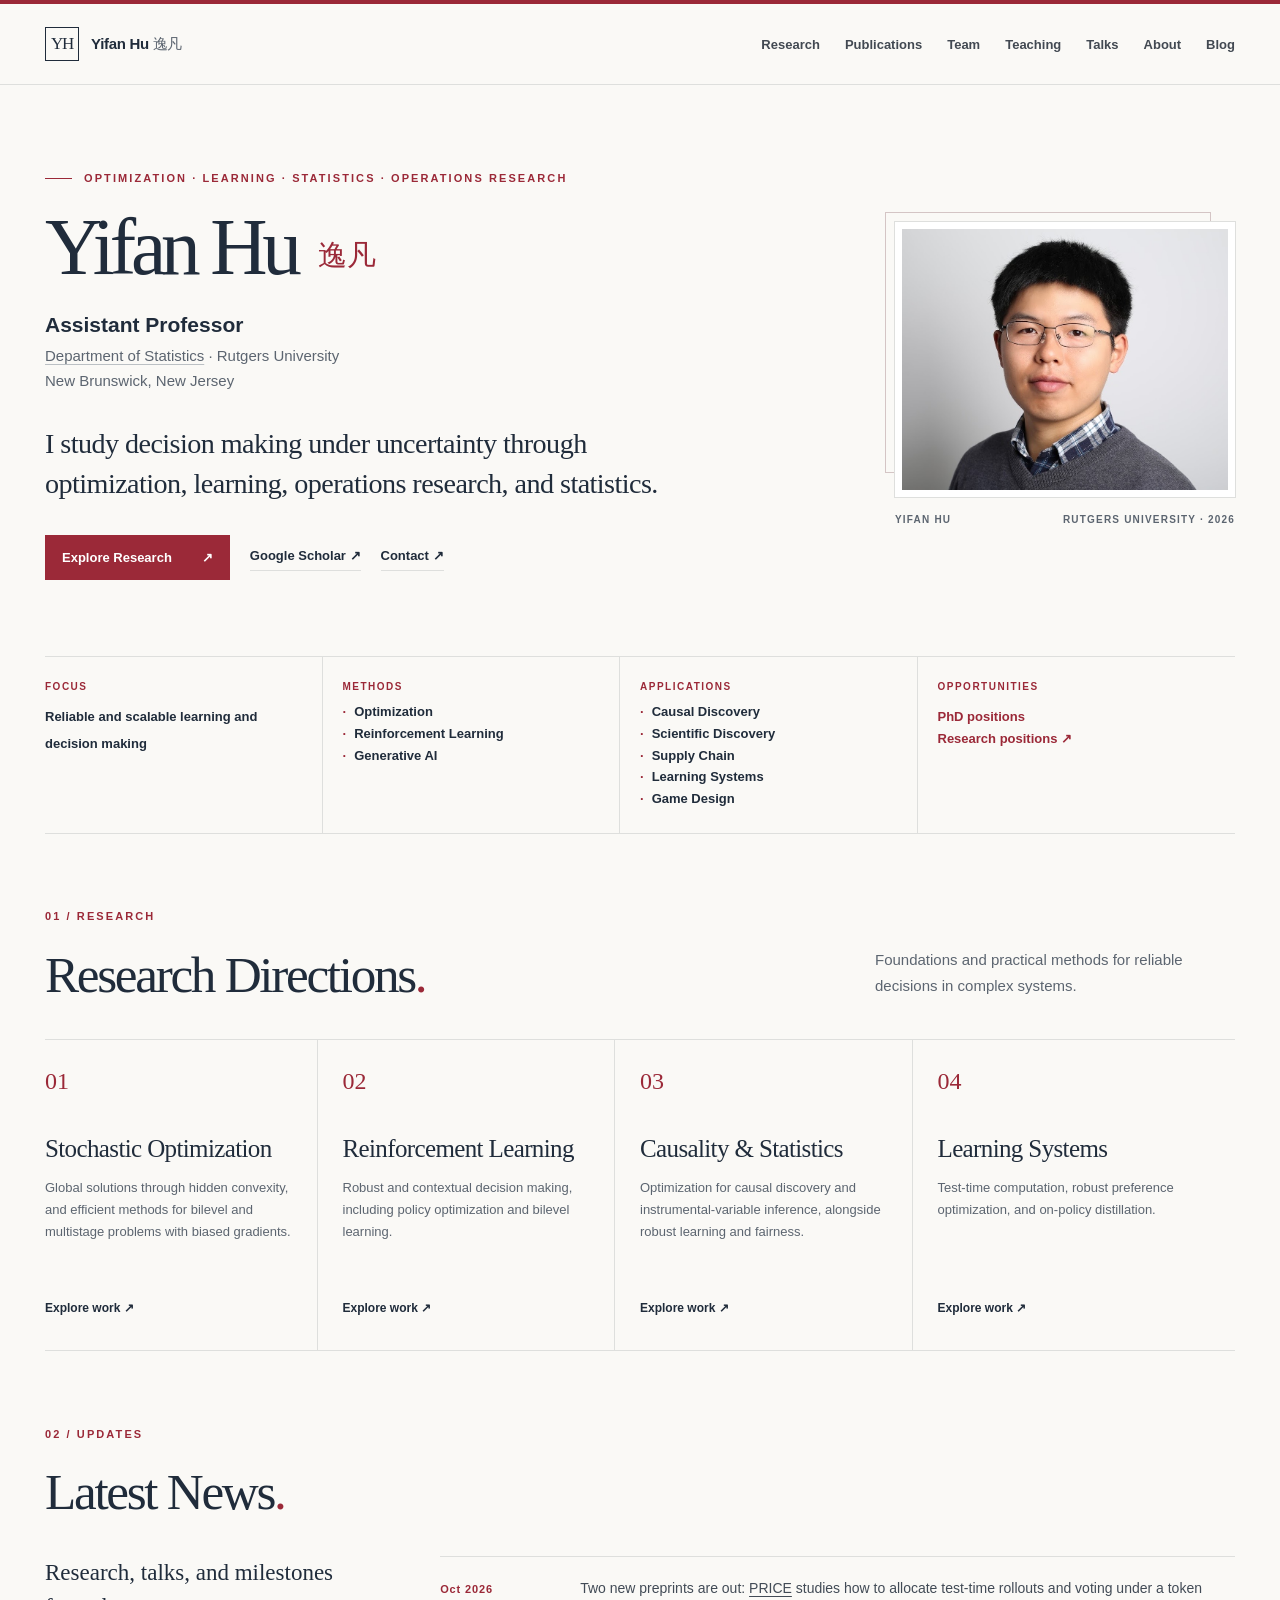
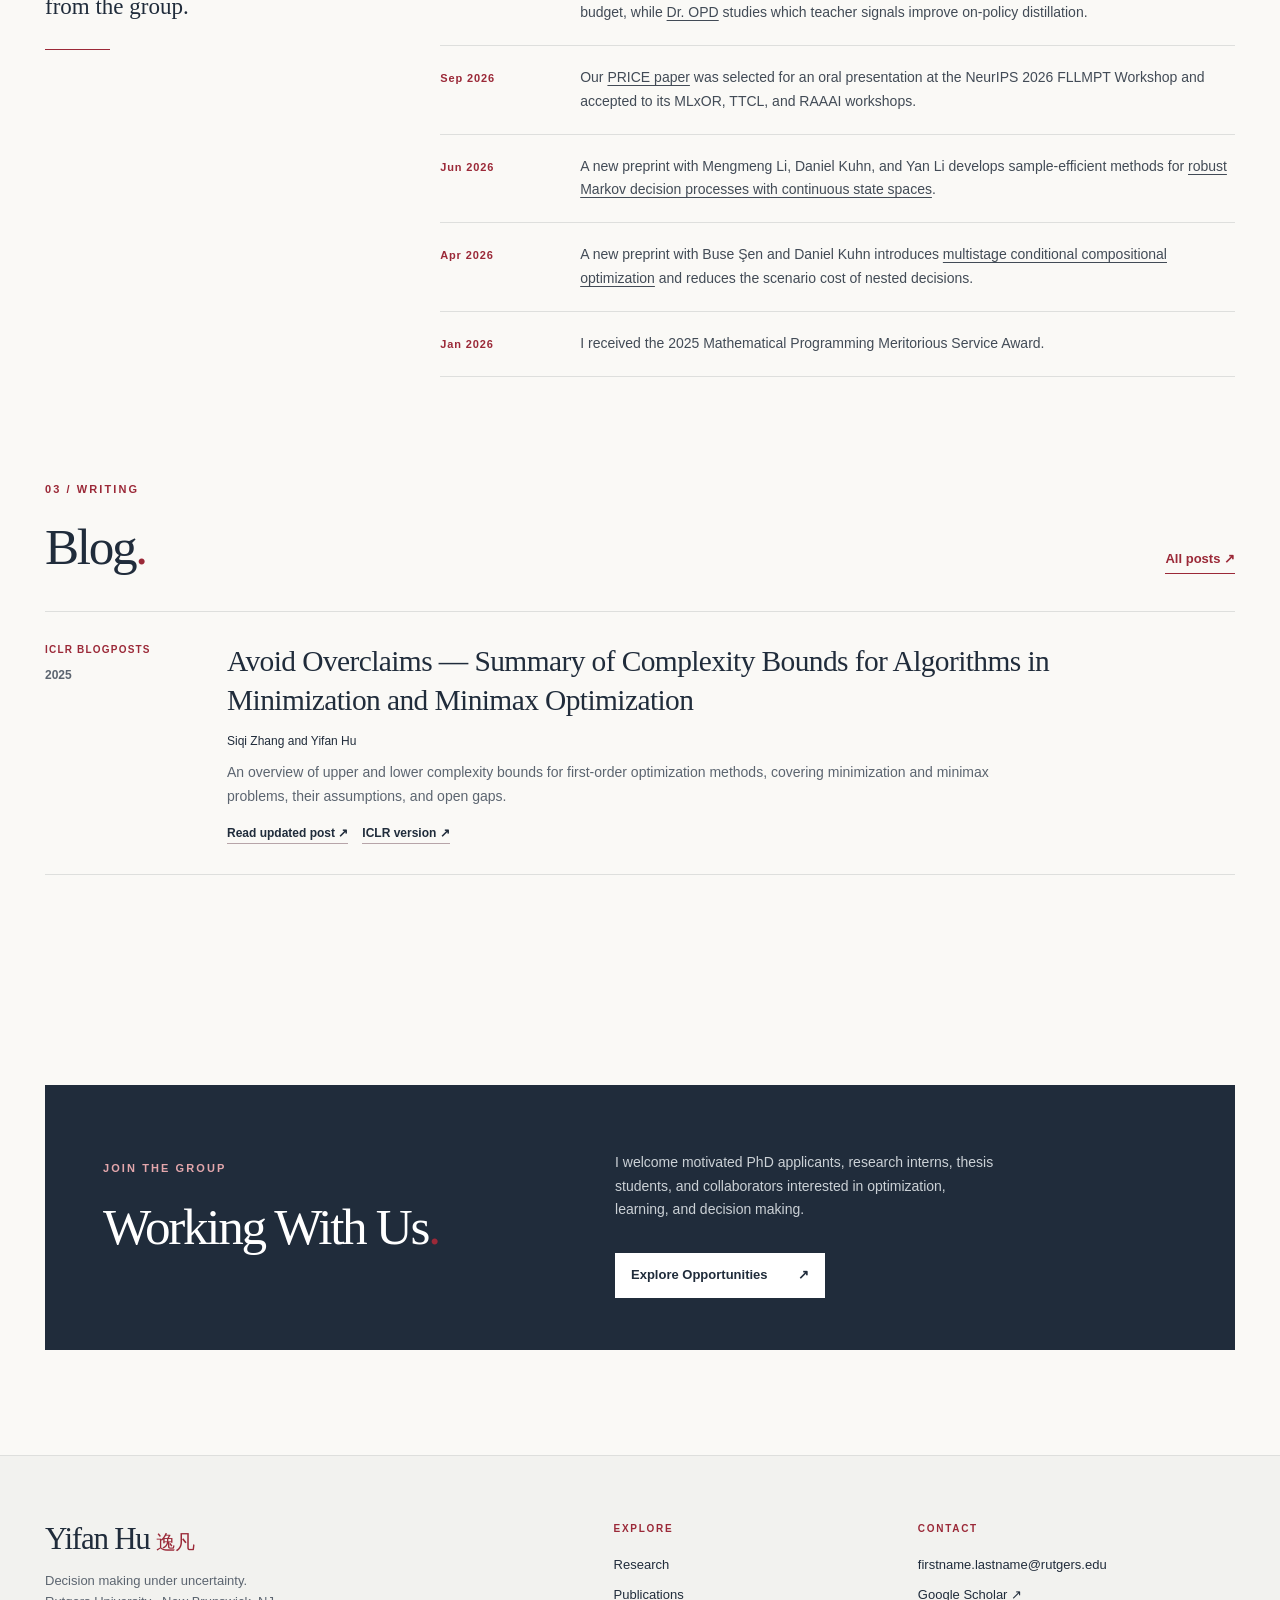
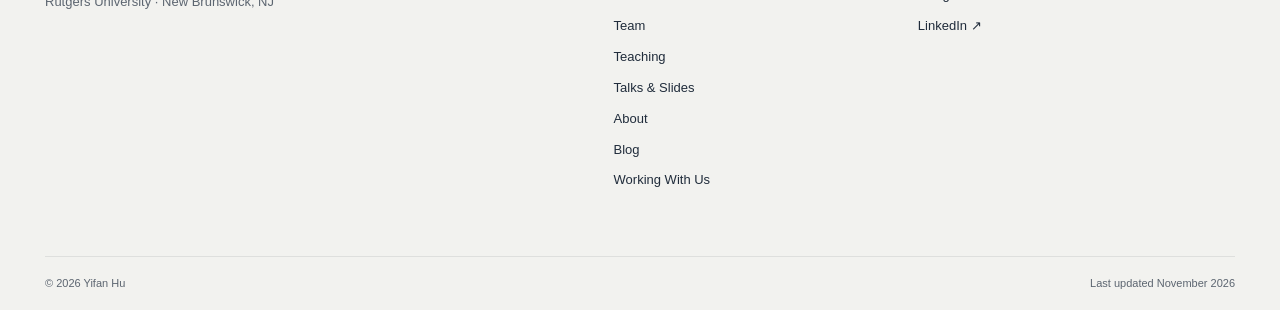
<file: docs/index.html>
<!doctype html>
<html lang="en">
<head>
  <meta charset="utf-8">
  <meta name="viewport" content="width=device-width, initial-scale=1">
  <meta name="theme-color" content="#faf9f6">
  <meta name="description" content="Yifan Hu is an assistant professor at Rutgers University researching optimization, learning, operations research, and statistics.">
  <title>Yifan Hu | Rutgers University</title>
  <link rel="icon" href="assets/favicon.svg" type="image/svg+xml">
  <link rel="preload" href="assets/yifan-hu.jpg" as="image">
  <link rel="stylesheet" href="styles.css?v=20261114">
  <script src="script.js" defer></script>
</head>
<body>
  <a class="skip-link" href="#main">Skip to content</a>
  <header class="site-header"><div class="shell header-inner"><a class="brand" href="index.html" aria-label="Yifan Hu, home"><span class="brand-mark">YH</span><span>Yifan Hu <span class="brand-chinese" lang="zh">逸凡</span></span></a><button class="menu-toggle" type="button" aria-expanded="false" aria-controls="site-nav">Menu <span aria-hidden="true">☰</span></button><nav class="site-nav" id="site-nav" aria-label="Main navigation"><a href="research.html">Research</a><a href="publications.html">Publications</a><a href="people.html">Team</a><a href="teaching.html">Teaching</a><a href="talks.html">Talks</a><a href="about.html">About</a><a href="blog.html">Blog</a></nav></div></header>

  <main id="main">
    <section class="hero shell" aria-labelledby="hero-title">
      <div class="hero-copy">
        <p class="eyebrow"><span class="eyebrow-line"></span> OPTIMIZATION · LEARNING · STATISTICS · OPERATIONS RESEARCH</p>
        <h1 id="hero-title">Yifan Hu <span lang="zh">逸凡</span></h1>
        <p class="hero-role">Assistant Professor</p>
        <p class="hero-affiliation"><a href="https://statistics.rutgers.edu/">Department of Statistics</a> · Rutgers University<br>New Brunswick, New Jersey</p>
        <p class="hero-lead">I study decision making under uncertainty through optimization, learning, operations research, and statistics.</p>
        <div class="hero-actions">
          <a class="button button-primary" href="research.html">Explore Research <span aria-hidden="true">↗</span></a>
          <a class="text-link" href="https://scholar.google.com/citations?hl=en&amp;user=rO2s0EEAAAAJ">Google Scholar <span aria-hidden="true">↗</span></a>
          <a class="text-link" href="working-with-us.html#contact">Contact <span aria-hidden="true">↗</span></a>
        </div>
      </div>
      <div class="hero-visual">
        <div class="portrait-frame"><img src="assets/yifan-hu.jpg" alt="Portrait of Yifan Hu" width="923" height="713"></div>
        <div class="portrait-caption"><span>YIFAN HU</span><span>RUTGERS UNIVERSITY · 2026</span></div>
      </div>
    </section>

    <div class="shell"><div class="profile-strip" aria-label="Academic profile">
      <div><span class="strip-label">Focus</span><strong>Reliable and scalable learning and decision making</strong></div>
      <div><span class="strip-label">Methods</span><ul class="strip-list"><li>Optimization</li><li>Reinforcement Learning</li><li>Generative AI</li></ul></div>
      <div><span class="strip-label">Applications</span><ul class="strip-list"><li>Causal Discovery</li><li>Scientific Discovery</li><li>Supply Chain</li><li>Learning Systems</li><li>Game Design</li></ul></div>
      <div><span class="strip-label">Opportunities</span><a class="strip-opportunities" href="working-with-us.html"><span>PhD positions</span><span>Research positions <span aria-hidden="true">↗</span></span></a></div>
    </div></div>

    <section class="section shell" id="research" aria-labelledby="research-title">
      <div class="section-heading"><div><p class="eyebrow">01 / RESEARCH</p><h2 id="research-title">Research Directions<span class="period">.</span></h2></div><p>Foundations and practical methods for reliable decisions in complex systems.</p></div>
      <div class="research-grid">
        <article class="research-card"><span class="card-number">01</span><h3>Stochastic Optimization</h3><p>Global solutions through hidden convexity, and efficient methods for bilevel and multistage problems with biased gradients.</p><a href="research.html#optimization">Explore work <span aria-hidden="true">↗</span></a></article>
        <article class="research-card"><span class="card-number">02</span><h3>Reinforcement Learning</h3><p>Robust and contextual decision making, including policy optimization and bilevel learning.</p><a href="research.html#reinforcement-learning">Explore work <span aria-hidden="true">↗</span></a></article>
        <article class="research-card"><span class="card-number">03</span><h3>Causality &amp; Statistics</h3><p>Optimization for causal discovery and instrumental-variable inference, alongside robust learning and fairness.</p><a href="research.html#causality">Explore work <span aria-hidden="true">↗</span></a></article>
        <article class="research-card"><span class="card-number">04</span><h3>Learning Systems</h3><p>Test-time computation, robust preference optimization, and on-policy distillation.</p><a href="research.html#learning-systems">Explore work <span aria-hidden="true">↗</span></a></article>
      </div>
    </section>

    <section class="section shell" id="news" aria-labelledby="news-title">
      <div class="section-heading"><div><p class="eyebrow">02 / UPDATES</p><h2 id="news-title">Latest News<span class="period">.</span></h2></div></div>
      <div class="news-layout"><div class="news-intro"><p>Research, talks, and milestones from the group.</p><span class="small-rule"></span></div><ol class="news-list">
        <li><time datetime="2026-10">Oct 2026</time><p>Two new preprints are out: <a href="https://optimization-online.org/wp-content/uploads/2026/10/PRICE-arXiv-Version.pdf">PRICE</a> studies how to allocate test-time rollouts and voting under a token budget, while <a href="https://arxiv.org/abs/2609.38025">Dr. OPD</a> studies which teacher signals improve on-policy distillation.</p></li>
        <li><time datetime="2026-09">Sep 2026</time><p>Our <a href="https://optimization-online.org/wp-content/uploads/2026/10/PRICE-arXiv-Version.pdf">PRICE paper</a> was selected for an oral presentation at the NeurIPS 2026 FLLMPT Workshop and accepted to its MLxOR, TTCL, and RAAAI workshops.</p></li>
        <li><time datetime="2026-06">Jun 2026</time><p>A new preprint with Mengmeng Li, Daniel Kuhn, and Yan Li develops sample-efficient methods for <a href="https://arxiv.org/abs/2605.28706">robust Markov decision processes with continuous state spaces</a>.</p></li>
        <li><time datetime="2026-04">Apr 2026</time><p>A new preprint with Buse Şen and Daniel Kuhn introduces <a href="https://arxiv.org/abs/2604.14075">multistage conditional compositional optimization</a> and reduces the scenario cost of nested decisions.</p></li>
        <li><time datetime="2026-01">Jan 2026</time><p>I received the 2025 Mathematical Programming Meritorious Service Award.</p></li>
      </ol></div>
    </section>

    <section class="section shell" id="blog" aria-labelledby="blog-title">
      <div class="section-heading"><div><p class="eyebrow">03 / WRITING</p><h2 id="blog-title">Blog<span class="period">.</span></h2></div><a class="section-link" href="blog.html">All posts ↗</a></div>
      <div class="blog-list"><article class="blog-card">
  <div class="blog-meta"><span>ICLR BLOGPOSTS</span><time datetime="2025">2025</time></div>
  <div><h3><a href="https://opt-eng-ana.github.io/blog/2025/opt-summary/">Avoid Overclaims — Summary of Complexity Bounds for Algorithms in Minimization and Minimax Optimization</a></h3>
  <p class="blog-authors">Siqi Zhang and Yifan Hu</p>
  <p>An overview of upper and lower complexity bounds for first-order optimization methods, covering minimization and minimax problems, their assumptions, and open gaps.</p>
  <div class="pub-links"><a href="https://opt-eng-ana.github.io/blog/2025/opt-summary/">Read updated post ↗</a><a href="https://d2jud02ci9yv69.cloudfront.net/2025-04-28-opt-summary-185/blog/opt-summary/">ICLR version ↗</a></div></div>
</article></div>
    </section>

    <section class="section shell" id="join" aria-labelledby="join-title"><div class="join-panel join-panel-brief"><div><p class="eyebrow">JOIN THE GROUP</p><h2 id="join-title">Working With Us<span class="period">.</span></h2></div><div><p>I welcome motivated PhD applicants, research interns, thesis students, and collaborators interested in optimization, learning, and decision making.</p><a class="button button-light" href="working-with-us.html">Explore Opportunities <span aria-hidden="true">↗</span></a></div></div></section>
  </main>

  <footer class="site-footer"><div class="shell footer-grid"><div><a class="footer-name" href="index.html">Yifan Hu <span lang="zh">逸凡</span></a><p>Decision making under uncertainty.<br>Rutgers University · New Brunswick, NJ</p></div><div><span class="footer-label">EXPLORE</span><a href="research.html">Research</a><a href="publications.html">Publications</a><a href="people.html">Team</a><a href="teaching.html">Teaching</a><a href="talks.html">Talks &amp; Slides</a><a href="about.html">About</a><a href="blog.html">Blog</a><a href="working-with-us.html">Working With Us</a></div><div><span class="footer-label">CONTACT</span><span class="footer-email">firstname.lastname@rutgers.edu</span><a href="https://scholar.google.com/citations?hl=en&amp;user=rO2s0EEAAAAJ">Google Scholar ↗</a><a href="https://www.linkedin.com/in/yifanhu9/">LinkedIn ↗</a></div></div><div class="shell footer-bottom"><span>© 2026 Yifan Hu</span><span>Last updated November 2026</span></div></footer>
</body>
</html>
</file>
<file: docs/styles.css>
:root{--paper:#faf9f6;--white:#fff;--ink:#202c3b;--muted:#5c6570;--red:#9b2938;--red-dark:#782332;--line:#dedfdd;--tint:#f2f3f3;--serif:Georgia,"Times New Roman",serif;--sans:Inter,"Segoe UI",Arial,sans-serif;--max:1190px}
[id]{scroll-margin-top:105px}
*{box-sizing:border-box}html{scroll-behavior:smooth}body{margin:0;background:var(--paper);color:var(--ink);font-family:var(--sans);font-size:16px;line-height:1.68;-webkit-font-smoothing:antialiased}a{color:inherit;text-decoration-thickness:1px;text-underline-offset:3px}a:hover{color:var(--red)}img{max-width:100%;display:block}button{font:inherit}.shell{width:min(var(--max),calc(100% - 64px));margin-inline:auto}.skip-link{position:absolute;left:18px;top:-100px;background:var(--ink);color:white;padding:10px 16px;z-index:100}.skip-link:focus{top:10px}.site-header{border-top:4px solid var(--red);border-bottom:1px solid var(--line);background:rgba(250,249,246,.96);position:sticky;top:0;z-index:50;backdrop-filter:blur(14px)}.header-inner{min-height:80px;display:flex;align-items:center;justify-content:space-between;gap:28px}.brand{display:flex;align-items:center;gap:12px;font-weight:700;text-decoration:none;white-space:nowrap;font-size:15px;letter-spacing:-.02em}.brand-mark{width:34px;height:34px;border:1px solid var(--ink);display:grid;place-items:center;font:17px var(--serif);letter-spacing:-.08em}.brand-chinese{font-family:var(--serif);font-weight:400;color:var(--muted)}.site-nav{display:flex;align-items:center;gap:25px}.site-nav a{font-size:13px;font-weight:600;text-decoration:none;white-space:nowrap;color:#424952;padding:27px 0 23px;border-bottom:2px solid transparent}.site-nav a:hover,.site-nav a.active{color:var(--red);border-color:var(--red)}.site-nav a.nav-contact{color:var(--red);border:1px solid #dfd0d2;padding:8px 12px;margin-left:5px}.site-nav a.nav-contact:hover{background:var(--red);color:white;border-color:var(--red)}.menu-toggle{display:none;background:none;border:0;color:var(--ink);font-size:14px;cursor:pointer}.menu-toggle span{margin-left:6px}
.eyebrow{display:flex;align-items:center;gap:12px;color:var(--red);font-size:11px;font-weight:700;letter-spacing:.19em;line-height:1.4;margin:0 0 22px}.eyebrow-line{width:27px;height:1px;background:var(--red)}.hero{display:grid;grid-template-columns:minmax(0,1.25fr) minmax(310px,.75fr);gap:8%;align-items:center;padding-block:86px 76px}.hero h1,.page-hero h1{font:normal clamp(64px,6.2vw,106px)/.99 var(--serif);letter-spacing:-.065em;margin:0 0 20px}.hero h1 span{font:normal clamp(25px,2.3vw,38px)/1 var(--serif);letter-spacing:0;color:var(--red);vertical-align:middle;white-space:nowrap;margin-left:6px}.hero-role{font-size:21px;font-weight:600;margin:0 0 1px}.hero-affiliation{color:var(--muted);margin:0 0 30px;font-size:15px}.hero-affiliation a{text-decoration-color:#bbc0c4}.hero-lead{font:normal clamp(24px,2.2vw,31px)/1.43 var(--serif);letter-spacing:-.02em;margin:0 0 19px;max-width:710px}.hero-secondary{color:var(--muted);margin:0;max-width:680px;font-size:15px;line-height:1.8}.hero-actions{display:flex;flex-wrap:wrap;align-items:center;gap:20px;margin-top:31px}.button{display:inline-flex;align-items:center;justify-content:space-between;gap:30px;min-height:45px;padding:9px 16px;font-size:13px;font-weight:700;text-decoration:none;transition:background .2s,color .2s,border-color .2s}.button-primary{color:white;background:var(--red);border:1px solid var(--red)}.button-primary:hover{background:var(--red-dark);color:white}.text-link{font-size:13px;font-weight:600;text-decoration:none;border-bottom:1px solid var(--line);padding-bottom:3px}.portrait-frame{background:#e5e4e2;position:relative;border:7px solid white;box-shadow:0 0 0 1px var(--line);max-width:340px;margin-left:auto}.portrait-frame:before{content:"";position:absolute;inset:-17px 17px 17px -17px;border:1px solid #d4c5c5;z-index:-1}.portrait-frame img{width:100%;height:auto;aspect-ratio:5/4;object-fit:cover;object-position:50% 42%}.portrait-caption{display:flex;justify-content:space-between;gap:12px;max-width:340px;margin:15px 0 0 auto;font-size:10px;letter-spacing:.12em;color:var(--muted);font-weight:700}.profile-strip{display:grid;grid-template-columns:repeat(4,1fr);border-top:1px solid var(--line);border-bottom:1px solid var(--line)}.profile-strip>div{padding:22px 20px 24px 0;border-right:1px solid var(--line);margin-right:20px}.profile-strip>div:last-child{border:0;margin:0}.strip-label{display:block;color:var(--red);font-size:10px;font-weight:700;letter-spacing:.15em;text-transform:uppercase;margin-bottom:7px}.profile-strip strong,.profile-strip a{font-size:13px;font-weight:600;line-height:1.45;text-decoration:none}.profile-strip a{color:var(--red)}
.section{padding-block:105px}.section-heading{display:flex;justify-content:space-between;align-items:end;gap:48px;margin-bottom:37px}.section-heading h2,.split-section h2,.join-panel h2,.page-hero h1,.content-heading h2{font-family:var(--serif);font-weight:400;letter-spacing:-.045em}.section-heading h2,.split-section h2,.join-panel h2{font-size:clamp(39px,4vw,58px);line-height:1.08;margin:0}.period{color:var(--red)}.section-heading>p{color:var(--muted);max-width:360px;font-size:15px;margin:0 0 4px}.section-link{font-size:13px;font-weight:700;text-decoration:none;border-bottom:1px solid var(--red);color:var(--red);white-space:nowrap;padding-bottom:4px}.research-grid{display:grid;grid-template-columns:repeat(4,1fr);border-top:1px solid var(--line);border-bottom:1px solid var(--line)}.research-card{padding:28px 25px 32px 0;border-right:1px solid var(--line);margin-right:25px;display:flex;flex-direction:column;min-height:310px}.research-card:last-child{border:0;margin:0}.card-number{font:24px var(--serif);color:var(--red);margin-bottom:40px}.research-card h3{font:normal 25px/1.15 var(--serif);letter-spacing:-.025em;margin:0 0 13px}.research-card p{font-size:13px;color:var(--muted);line-height:1.7;margin:0 0 24px}.research-card a{font-size:12px;font-weight:700;text-decoration:none;margin-top:auto}.section-tint{background:var(--tint)}.paper-list{border-top:1px solid #d7dadd}.paper{display:grid;grid-template-columns:140px 1fr 28px;gap:25px;align-items:start;padding:24px 0;border-bottom:1px solid #d7dadd}.paper-meta{font-size:11px;font-weight:700;letter-spacing:.13em;line-height:1.8;color:var(--red);display:flex;flex-direction:column}.paper h3{font:normal 24px/1.34 var(--serif);letter-spacing:-.025em;margin:0 0 7px}.paper h3 a{text-decoration:none}.paper p{color:var(--muted);font-size:13px;margin:0}.paper-note{display:inline-block;margin-top:7px;color:var(--red);font-size:11px;font-weight:700}.paper-arrow{color:var(--red);font-size:24px;text-decoration:none;line-height:1}.news-layout{display:grid;grid-template-columns:300px 1fr;gap:8%}.news-intro p{font:normal 23px/1.45 var(--serif);margin:0}.small-rule{display:block;width:65px;height:1px;background:var(--red);margin-top:26px}.news-list{list-style:none;margin:0;padding:0;border-top:1px solid var(--line)}.news-list li{display:grid;grid-template-columns:120px 1fr;gap:20px;border-bottom:1px solid var(--line);padding:20px 0}.news-list time{font-size:11px;font-weight:700;letter-spacing:.08em;color:var(--red);padding-top:3px}.news-list p{font-size:14px;color:#424b56;margin:0;line-height:1.7}.section-line{border-top:1px solid var(--line);border-bottom:1px solid var(--line);padding-block:75px}.split-section{display:grid;grid-template-columns:1fr 1fr;gap:9%}.split-section h2{max-width:330px}.muted{color:var(--muted)}.split-section .muted{font-size:14px;max-width:330px}.course{border-top:2px solid var(--red);padding-top:20px}.course>span{font-size:10px;color:var(--red);font-weight:700;letter-spacing:.16em}.course h3{font:normal 29px/1.25 var(--serif);margin:17px 0 7px}.course h3 a{text-decoration:none}.course p{color:var(--muted);font-size:13px;margin:0 0 25px}.join-panel{background:var(--ink);color:white;display:grid;grid-template-columns:.85fr 1.15fr;gap:9%;padding:52px 58px}.join-panel .eyebrow{color:#e4a7ac}.join-panel h2{margin-bottom:20px}.join-panel>div>p:not(.eyebrow){color:#cbd1d6;max-width:380px;font-size:14px}.button-light{color:var(--ink);background:var(--white);margin-top:17px}.button-light:hover{background:#e8e0df}.opportunity-list>div{border-bottom:1px solid #5a6470;padding:0 0 19px;margin-bottom:19px}.opportunity-list>div:last-child{border:0;margin-bottom:0;padding-bottom:0}.opportunity-list span{font-size:10px;letter-spacing:.16em;color:#e4a7ac;font-weight:700}.opportunity-list p{font-size:13px;line-height:1.7;margin:7px 0 0;color:#d9dce0}.opportunity-list a{color:white}
.site-footer{border-top:1px solid var(--line);background:#f2f2ef;padding-top:65px}.footer-grid{display:grid;grid-template-columns:2fr 1fr 1.2fr;gap:40px;padding-bottom:65px}.footer-name{font:normal 31px var(--serif);text-decoration:none;letter-spacing:-.04em}.footer-name span{color:var(--red);font-size:20px}.footer-grid p{color:var(--muted);font-size:13px;margin:12px 0 0}.footer-grid>div:not(:first-child){display:flex;flex-direction:column;align-items:start;gap:9px}.footer-grid a:not(.footer-name){text-decoration:none;font-size:13px}.footer-label{font-size:10px;letter-spacing:.17em;font-weight:700;color:var(--red);margin-bottom:7px}.footer-bottom{border-top:1px solid var(--line);display:flex;justify-content:space-between;color:var(--muted);font-size:11px;padding-block:17px}
.page-hero{padding-block:72px 45px;border-bottom:1px solid var(--line)}.page-hero h1{font-size:clamp(56px,6vw,88px);margin:0 0 17px}.page-hero p:last-child{max-width:720px;color:var(--muted);font-size:16px;margin:0}.page-content{padding-block:52px 110px}.content-heading{display:flex;justify-content:space-between;align-items:end;gap:30px;margin:70px 0 21px}.content-heading:first-child{margin-top:0}.content-heading h2{font-size:38px;line-height:1.15;margin:0}.content-heading span{font-size:12px;color:var(--red);font-weight:700;letter-spacing:.13em}.pub-list{border-top:1px solid var(--line)}.pub-item{display:grid;grid-template-columns:96px 1fr;gap:32px;border-bottom:1px solid var(--line);padding:21px 0}.pub-id{color:var(--red);font:23px var(--serif)}.pub-item h3{font:normal 22px/1.35 var(--serif);margin:0 0 5px;letter-spacing:-.02em}.pub-item h3 a{text-decoration:none}.pub-item p{font-size:13px;color:var(--muted);margin:0 0 5px}.pub-item .venue{font-size:12px;color:var(--red);font-weight:700}.pub-links{display:flex;gap:14px;margin-top:9px}.pub-links a{font-size:12px;font-weight:700;text-decoration:none;border-bottom:1px solid #b7a5a9}.subnav{display:flex;gap:8px;flex-wrap:wrap;margin-top:27px}.subnav a{font-size:12px;text-decoration:none;border:1px solid var(--line);padding:7px 11px;color:var(--muted)}.subnav a:hover{border-color:var(--red);color:var(--red)}.people-grid{display:grid;grid-template-columns:repeat(2,1fr);gap:14px}.person{border:1px solid var(--line);background:white;padding:24px;min-height:135px}.person h3{font:normal 25px var(--serif);margin:0 0 7px}.person h3 a{text-decoration:none}.person p{font-size:13px;color:var(--muted);margin:0}.person .person-note{color:var(--red);font-size:11px;font-weight:700;margin-top:14px}.simple-list{list-style:none;padding:0;margin:0;border-top:1px solid var(--line)}.simple-list li{padding:17px 0;border-bottom:1px solid var(--line);font-size:14px}.simple-list strong{color:var(--ink)}.simple-list span{color:var(--muted)}.talk-list{border-top:1px solid var(--line)}.talk{display:grid;grid-template-columns:100px 1fr auto;gap:26px;padding:23px 0;border-bottom:1px solid var(--line)}.talk-year{font-size:11px;letter-spacing:.12em;font-weight:700;color:var(--red);padding-top:5px}.talk h3{font:normal 23px/1.3 var(--serif);margin:0 0 5px}.talk p{font-size:13px;color:var(--muted);margin:0}.talk>a{font-size:12px;font-weight:700;color:var(--red);text-decoration:none;white-space:nowrap;padding-top:6px}.prose{max-width:840px}.prose p,.prose li{font-size:15px;color:#434c57}.prose h2{font:normal 34px var(--serif);margin:55px 0 15px}.prose h2:first-child{margin-top:0}.prose ul{padding-left:21px}.prose li{padding-block:5px}
@media(max-width:1100px){.site-nav{gap:15px}.site-nav a{font-size:12px}.hero{gap:5%}.research-card{margin-right:17px;padding-right:17px}.portrait-caption{font-size:9px}}@media(max-width:880px){.shell{width:min(var(--max),calc(100% - 40px))}.header-inner{min-height:67px}.menu-toggle{display:block}.site-nav{position:absolute;top:100%;left:0;right:0;background:var(--paper);padding:13px 20px 24px;display:none;flex-direction:column;align-items:stretch;gap:0;box-shadow:0 15px 25px #202c3b1c}.site-nav.open{display:flex}.site-nav a{padding:10px 0;border-bottom:1px solid var(--line);font-size:14px}.site-nav a.nav-contact{margin:15px 0 0;text-align:center}.hero{grid-template-columns:1fr;gap:48px;padding-block:65px 55px}.hero-visual{max-width:390px;margin:0 auto;width:100%}.portrait-frame{margin-inline:auto}.portrait-caption{margin-inline:auto}.profile-strip{grid-template-columns:repeat(2,1fr)}.profile-strip>div:nth-child(2){border:0}.profile-strip>div:nth-child(-n+2){border-bottom:1px solid var(--line)}.research-grid{grid-template-columns:repeat(2,1fr)}.research-card:nth-child(2){border:0;margin:0}.research-card:nth-child(-n+2){border-bottom:1px solid var(--line)}.section{padding-block:75px}.news-layout{grid-template-columns:210px 1fr;gap:6%}.join-panel{padding:42px;gap:6%}}@media(max-width:620px){.shell{width:calc(100% - 34px)}.hero h1{font-size:62px}.hero h1 span{font-size:24px}.hero-lead{font-size:24px}.hero-role{font-size:18px}.portrait-frame,.portrait-caption{max-width:280px}.hero-actions{gap:14px}.profile-strip{grid-template-columns:1fr}.profile-strip>div{border:0!important;border-bottom:1px solid var(--line)!important;margin:0;padding:16px 0}.profile-strip>div:last-child{border-bottom:0!important}.section-heading{display:block}.section-heading>p,.section-heading>.section-link{display:block;margin-top:18px}.research-grid{grid-template-columns:1fr}.research-card{border:0!important;border-bottom:1px solid var(--line)!important;margin:0;min-height:0;padding:22px 0 27px}.research-card:last-child{border:0!important}.card-number{margin-bottom:16px}.paper{grid-template-columns:1fr 22px;gap:12px}.paper-meta{grid-column:1/-1;flex-direction:row;gap:14px}.paper h3{font-size:21px}.news-layout{grid-template-columns:1fr;gap:24px}.news-intro p{font-size:20px}.news-list li{grid-template-columns:85px 1fr;gap:12px}.split-section,.join-panel,.footer-grid{grid-template-columns:1fr}.join-panel{padding:35px 25px}.footer-grid{gap:32px}.footer-bottom{gap:10px;flex-wrap:wrap}.page-hero{padding-block:55px 36px}.page-hero h1{font-size:56px}.page-content{padding-block:38px 75px}.pub-item{grid-template-columns:55px 1fr;gap:13px}.pub-item h3{font-size:20px}.people-grid{grid-template-columns:1fr}.talk{grid-template-columns:1fr auto;gap:5px 13px}.talk-year{grid-column:1/-1}.talk h3{font-size:21px}.content-heading h2{font-size:32px}}@media(prefers-reduced-motion:reduce){html{scroll-behavior:auto}*{transition:none!important}}

.teaching-content .content-heading:first-child{margin-top:0}
.teaching-grid{display:grid;grid-template-columns:repeat(2,minmax(0,1fr));gap:18px}
.teaching-card{background:var(--white);border:1px solid var(--line);border-top:3px solid var(--red);padding:29px 31px 32px;display:flex;flex-direction:column;align-items:flex-start;min-height:275px}
.teaching-card .course-term{font-size:10px;letter-spacing:.14em;font-weight:700;color:var(--red);margin:0 0 17px}
.teaching-card h3{font:normal 31px/1.2 var(--serif);letter-spacing:-.025em;margin:0 0 15px}
.teaching-card>p:not(.course-term){font-size:14px;color:var(--muted);line-height:1.7;margin:0 0 24px}
.teaching-card .section-link{margin-top:auto}
.person .shared-work,.simple-list .shared-work{border-top:1px solid var(--line);margin-top:18px;padding-top:15px}
.shared-work h4{font-size:10px;letter-spacing:.14em;text-transform:uppercase;color:var(--red);margin:0 0 9px}
.shared-work ul{list-style:none;margin:0;padding:0}
.shared-work li{font-size:12px;line-height:1.55;padding:6px 0;border:0}
.shared-work li a{text-decoration:none;border-bottom:1px solid #c4a9ae}
.shared-work li a:hover{color:var(--red)}
.shared-work li span{display:block;margin-top:3px;color:var(--muted);font-size:11px}
@media(max-width:620px){.teaching-grid{grid-template-columns:1fr}.teaching-card{min-height:0;padding:25px}.teaching-card h3{font-size:27px}}
.current-students .person:nth-child(1){grid-column:1;grid-row:1}
.current-students .person:nth-child(2){grid-column:1;grid-row:2}
.current-students .person:nth-child(3){grid-column:1;grid-row:3}
.current-students .person:nth-child(4){grid-column:2;grid-row:1 / span 3}
@media(max-width:620px){.current-students .person:nth-child(n){grid-column:auto;grid-row:auto}}

/* Student portraits and profile cards */
.person-head{display:flex;align-items:flex-start;gap:18px;min-width:0}
.person-head>div{min-width:0}
.person-photo{width:96px;height:112px;flex:none;object-fit:cover;object-position:center 28%;background:#e7e9e9;border:1px solid var(--line)}
.person h3{line-height:1.18;margin:2px 0 8px}
.person .person-note{margin-top:8px}
.footer-email{font-size:13px;color:var(--ink)}

/* Publications grouped by research area */
.area-intro{max-width:750px;color:var(--muted);margin:0 0 35px}
.research-area{border-top:1px solid var(--line)}
.research-area:last-child{border-bottom:1px solid var(--line)}
.research-area summary{list-style:none;display:grid;grid-template-columns:70px minmax(0,1fr) 110px;align-items:center;gap:20px;padding:28px 0;cursor:pointer}
.research-area summary::-webkit-details-marker{display:none}
.research-area summary:hover .area-heading strong{color:var(--red)}
.research-area summary:focus-visible{outline:2px solid var(--red);outline-offset:4px}
.area-number{font:28px var(--serif);color:var(--red)}
.area-heading strong{display:block;font:normal 31px/1.2 var(--serif);letter-spacing:-.03em}
.area-heading small{display:block;color:var(--muted);font-size:13px;line-height:1.6;margin-top:6px}
.area-count{font-size:11px;font-weight:700;letter-spacing:.05em;color:var(--red);text-align:right;white-space:nowrap}
.area-count span{display:inline-block;margin-left:10px;font-size:20px;transition:transform .2s}
.research-area[open] .area-count span{transform:rotate(180deg)}
.area-publications{list-style:none;margin:0 0 28px 90px;padding:0;border-top:1px solid var(--line)}
.area-publications li{padding:17px 0;border-bottom:1px solid var(--line)}
.research-pub-title{font:normal 20px/1.35 var(--serif)}
.research-pub-title a{text-decoration:none}
.area-publications p{font-size:12px;color:var(--muted);margin:5px 0 1px}
.area-publications li>span{font-size:11px;font-weight:700;color:var(--red)}

/* Courses and opportunities */
.course-detail{max-width:850px}
.course-detail .course-intro{font:normal 23px/1.5 var(--serif);color:var(--ink);margin:0 0 36px}
.course-detail h2{font-size:32px;margin-top:45px}
.course-back{margin-top:50px}
.course-table-wrap{overflow-x:auto}
.course-table{width:100%;border-collapse:collapse;font-size:14px}
.course-table th,.course-table td{text-align:left;vertical-align:top;padding:11px 12px;border-bottom:1px solid var(--line)}
.course-table th{color:var(--red);font-size:11px;letter-spacing:.1em;text-transform:uppercase}
.course-table td:first-child{white-space:nowrap;width:95px;font-weight:700}
.work-intro{margin-bottom:34px}
.work-intro h2{margin:0 0 12px}
.opportunity-grid{display:grid;grid-template-columns:repeat(3,minmax(0,1fr));gap:16px}
.opportunity-card{background:var(--white);border:1px solid var(--line);border-top:3px solid var(--red);padding:27px}
.opportunity-card>span{color:var(--red);font-size:10px;font-weight:700;letter-spacing:.13em}
.opportunity-card h2{font:normal 27px/1.2 var(--serif);margin:20px 0 14px}
.opportunity-card p{font-size:13px;color:var(--muted);margin:0}
.opportunity-card strong{color:var(--ink)}
.contact-panel{margin-top:56px;padding:36px 42px;background:var(--ink);color:white}
.contact-panel h2{font:normal 38px/1.2 var(--serif);margin:0 0 12px}
.contact-panel p{font-size:14px;color:#d9dce0;margin:10px 0}
.contact-panel .eyebrow{color:#e4a7ac}
.contact-panel .contact-address{font:normal 25px/1.4 var(--serif);color:white;word-break:break-word}
.join-panel-brief{align-items:center}
.join-panel-brief p:not(.eyebrow){color:#d9dce0;font-size:14px}
@media(max-width:1100px){.menu-toggle{display:block}.site-nav{position:absolute;top:100%;left:0;right:0;background:var(--paper);padding:13px 20px 24px;display:none;flex-direction:column;align-items:stretch;gap:0;box-shadow:0 15px 25px #202c3b1c}.site-nav.open{display:flex}.site-nav a{padding:10px 0;border-bottom:1px solid var(--line);font-size:14px}.site-nav a.nav-contact{margin:15px 0 0;text-align:center}}
@media(max-width:880px){.opportunity-grid{grid-template-columns:1fr}}
@media(max-width:620px){.person-head{gap:14px}.person-photo{width:78px;height:94px}.research-area summary{grid-template-columns:37px minmax(0,1fr);gap:12px;padding:21px 0}.area-heading strong{font-size:25px}.area-count{grid-column:2;text-align:left}.area-publications{margin-left:0}.contact-panel{padding:30px 24px}.contact-panel .contact-address{font-size:21px}}

/* About and editorial research directions */
.about-layout{display:grid;grid-template-columns:minmax(240px,.65fr) minmax(0,1.35fr);gap:7%;align-items:start}
.about-portrait{border:7px solid white;box-shadow:0 0 0 1px var(--line);background:#e5e4e2;max-width:420px;width:100%}
.about-portrait img{display:block;width:100%;height:auto}
.about-copy h2{margin-top:0}
.about-service{margin-top:75px;padding-top:16px;border-top:1px solid var(--line);max-width:none}

.about-service>h2,.about-service>p,.about-service>ul{max-width:850px}
.person .person-status{color:var(--ink);font-size:12px;font-weight:600;margin-top:7px}
.person .person-note a{color:inherit;text-decoration:underline}
.pub-item .pub-note{margin:14px 0 0;padding:11px 15px;border-left:2px solid var(--red);background:#f6f2f0;color:#3e4651;font-size:12px;line-height:1.6}
.pub-note span{display:block;color:var(--red);font-size:10px;font-weight:700;letter-spacing:.12em;text-transform:uppercase;margin-bottom:3px}
.research-intro{max-width:820px;color:var(--muted);font-size:15px;margin:0 0 36px}
.research-block-grid{display:grid;grid-template-columns:1fr;gap:24px;align-items:start}
.research-block{background:#fff;border:1px solid var(--line);border-top:4px solid var(--red);padding:34px 36px 0;min-width:0}
.research-block-top{display:flex;justify-content:space-between;gap:16px;align-items:center;color:var(--red);font-size:10px;font-weight:700;letter-spacing:.15em}
.research-block-count{color:var(--muted);letter-spacing:.08em;white-space:nowrap}
.research-block h2{font:normal clamp(30px,3vw,43px)/1.12 var(--serif);letter-spacing:-.035em;margin:26px 0 4px}
.research-block-label{font-size:12px;font-weight:700;color:var(--red);margin:0 0 22px}
.research-block-lead{font:normal 18px/1.5 var(--serif);color:var(--ink);max-width:850px;margin:0 0 27px}
.research-themes{border-top:1px solid var(--line);display:grid;grid-template-columns:repeat(2,minmax(0,1fr));gap:28px;max-width:850px;padding-top:23px;margin-bottom:28px}
.research-themes h3{font:normal 20px/1.2 var(--serif);margin:0 0 8px}
.research-themes p{font-size:12px;line-height:1.6;color:var(--muted);margin:0}
.featured-papers{border-top:1px solid var(--line);padding-top:19px;margin-bottom:25px}
.featured-papers>span{display:block;color:var(--red);font-size:10px;font-weight:700;letter-spacing:.14em;margin-bottom:11px}
.featured-papers>div{display:flex;flex-wrap:wrap;gap:8px}
.featured-papers a,.featured-papers>div>span{border:1px solid #decfd2;color:var(--red);text-decoration:none;font-size:11px;font-weight:700;line-height:1.4;padding:7px 10px}
.featured-papers a:hover{background:var(--red);color:white;border-color:var(--red)}
.research-block-details{border-top:1px solid var(--line);margin-inline:-36px}
.research-block-details summary{list-style:none;cursor:pointer;color:var(--red);font-size:12px;font-weight:700;display:flex;justify-content:space-between;gap:10px;padding:18px 36px}
.research-block-details summary::-webkit-details-marker{display:none}
.research-block-details summary:focus-visible{outline:2px solid var(--red);outline-offset:-3px}
.research-block-details summary span{font-size:20px;line-height:1;transition:transform .2s}
.research-block-details[open] summary span{transform:rotate(180deg)}
.research-block-details .area-publications{margin:0;padding:0 36px 22px;border-top:1px solid var(--line)}
.research-block-details .area-publications li:last-child{border-bottom:0}
.research-block-details .research-pub-title{font-size:18px}
.research-block-details .research-pub-note{font-size:11px;color:#5c6570;margin-top:6px}
@media(max-width:880px){.research-block-grid{grid-template-columns:1fr}.about-layout{grid-template-columns:1fr;gap:35px}.about-portrait{max-width:310px}}
@media(max-width:620px){.research-block{padding:26px 22px 0}.research-themes{grid-template-columns:1fr;gap:16px}.research-block-details{margin-inline:-22px}.research-block-details summary{padding-inline:22px}.research-block-details .area-publications{padding-inline:22px}}

/* Homepage rhythm */
#research.section{padding-top:75px;padding-bottom:36px}
#news.section{padding-top:40px}
@media(max-width:620px){#research.section{padding-top:58px;padding-bottom:28px}#news.section{padding-top:28px}}

.simple-list .alumni-placement{display:block;margin-top:4px;color:var(--ink);font-size:13px}

.research-subtopics{display:grid;grid-template-columns:repeat(2,minmax(0,1fr));gap:16px;margin:0 0 27px}
.research-subtopic{min-width:0;padding:23px;border:1px solid var(--line);background:#faf9f6}
.research-subtopic h3{font:normal 23px/1.2 var(--serif);margin:0 0 9px}
.research-subtopic p{font-size:12px;line-height:1.6;color:var(--muted);margin:0 0 15px}
.research-subtopic ul{list-style:none;padding:0;margin:0;border-top:1px solid var(--line)}
.research-subtopic li{font-size:12px;line-height:1.45;padding:9px 0;border-bottom:1px solid var(--line)}
.research-subtopic a{color:var(--red);text-decoration:none}
.research-subtopic a:hover{text-decoration:underline}
@media(max-width:620px){.research-subtopics{grid-template-columns:1fr}}

.profile-strip .strip-list{list-style:none;padding:0;margin:0}
.profile-strip .strip-list li{display:flex;gap:8px;font-size:13px;font-weight:600;line-height:1.45}
.profile-strip .strip-list li+li{margin-top:3px}
.profile-strip .strip-list li::before{content:"·";color:var(--red);font-weight:700}

/* One opportunity link, displayed on two rows. */
.profile-strip .strip-opportunities{display:inline-flex;flex-direction:column;gap:3px}
.profile-strip .strip-opportunities>span{display:block}

/* Blog previews */
.blog-list{border-top:1px solid var(--line)}
.blog-card{display:grid;grid-template-columns:150px minmax(0,1fr);gap:32px;padding:30px 0;border-bottom:1px solid var(--line)}
.blog-meta{display:flex;flex-direction:column;gap:6px;color:var(--red);font-size:10px;font-weight:700;letter-spacing:.12em}
.blog-meta time{color:var(--muted);font-size:12px;letter-spacing:0}
.blog-card h3{font:normal clamp(23px,2.3vw,31px)/1.3 var(--serif);letter-spacing:-.02em;margin:0 0 12px;max-width:850px}
.blog-card h3 a{text-decoration:none}
.blog-card p{font-size:14px;color:var(--muted);margin:0 0 15px;max-width:780px}
.blog-card .blog-authors{font-size:12px;color:var(--ink);margin-bottom:10px}
#blog.section{padding-top:0}
@media(max-width:620px){.blog-card{grid-template-columns:1fr;gap:16px}.blog-meta{flex-direction:row;gap:14px}.blog-card .pub-links{flex-wrap:wrap}}
</file>
